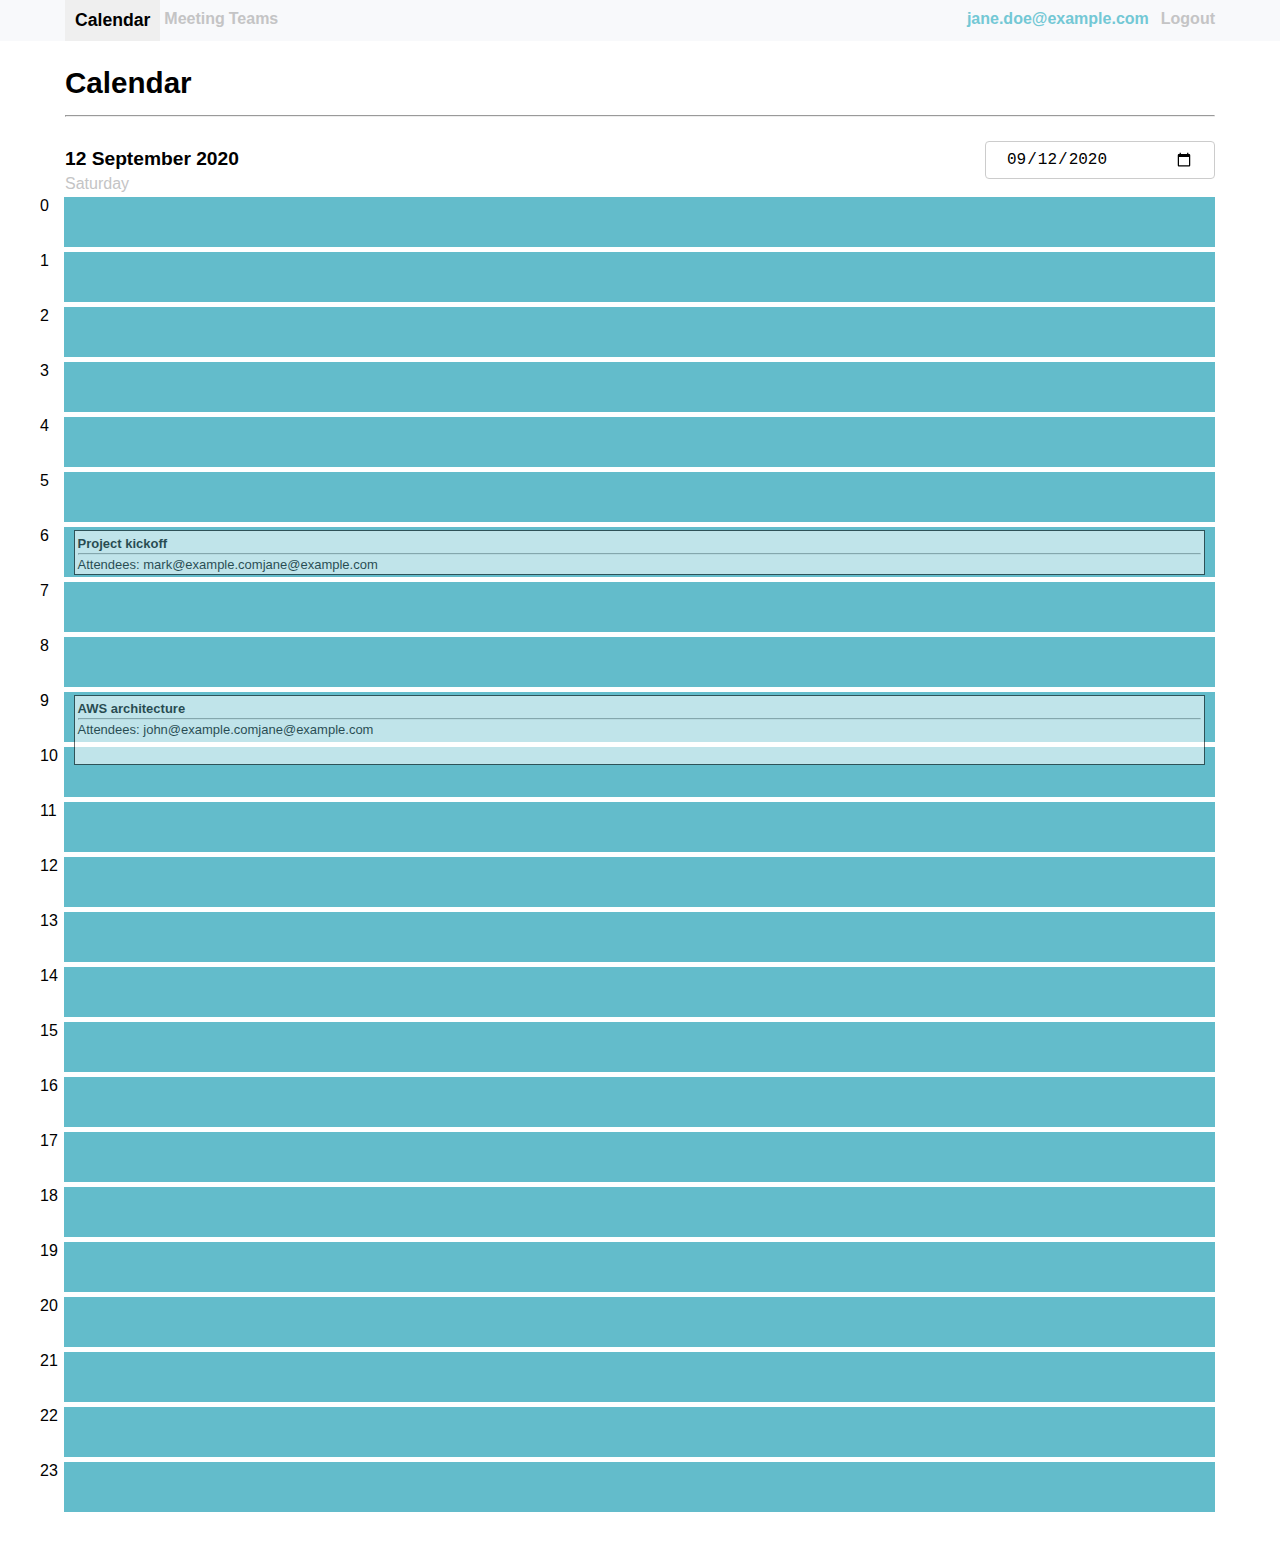
<file: calender.html>
<!DOCTYPE html>
<html lang="en">

<head>
    <meta charset="UTF-8">
    <meta name="viewport" content="width=device-width, initial-scale=1.0">
    <meta http-equiv="X-UA-Compatible" content="ie=edge">
    <title>TimeTable | Schedule Manager</title>
    <link rel="stylesheet" href="https://cdnjs.cloudflare.com/ajax/libs/font-awesome/4.7.0/css/font-awesome.min.css">
    <link rel="stylesheet" href="navnew.css">
    <link rel="stylesheet" href="calender.css">
</head>

<body>
  <div class="topnav" id="myTopnav">
    <a href="#" id="logo" style="font-weight: 400;">MyMeetings</a>
    <a id="calender" href="calender.html" style="margin-left: 65px;" class="active">Calendar</a>
    <a id="meetings" href="meetings.html">Meeting</a>
    <a id="teams" href="teams.html">Teams</a>
    <a href="#" style="float:right; margin-right: 65px;" id="logout">Logout</a>
    <a href="#" style="float:right; margin-right: 10px;" id="name-tag"><span style="color:#73C8D5">jane.doe@example.com</span></a>
    <a href="javascript:void(0);" class="icon" onclick="myFunction()">
      <i class="fa fa-bars"></i>
    </a>
  </div>


    <section class="body">
        <div id="dat-time-info">
            <div id="top-info">
                <h1 id="title-page">Calendar</H1>
                <hr class="heading-line"/>
            </div>
            <div id="date-info">
                <div id="date-display">
                    <span id="date-info-display">12 September 2020</span>
                    <span style="display:block;margin-bottom: 5px;"></span>
                    <span id="day-info-display">Saturday</span>
                </div>
                <input type="date" id="date-setter" value="2020-09-12" style="justify-content: flex-end" />
            </div>
        </div>
    </section>

<section class="body-1">
        <!------------------------------------------------------Start Calendar----------------------------------------------->
        <!-- The flexible grid (content) -->
<!-- The flexible grid (content) -->
<div class="row-1">
    <div class="side">
      <span>0</span>
    </div>
    <div class="main">
      <div class="planner" style="height:50px;"></div>
    </div>
  </div>
  
  
  <div class="row">
      <div class="side">
        <span>1</span>
      </div>
      <div class="main">
        <div class="planner" style="height:50px;"></div>
      </div>
    </div>
  
  
    <div class="row">
      <div class="side">
        <span>2</span>
      </div>
      <div class="main">
        <div class="planner" style="height:50px;"></div>
      </div>
    </div>
  
  
    <div class="row">
      <div class="side">
        <span>3</span>
      </div>
      <div class="main">
        <div class="planner" style="height:50px;"></div>
      </div>
    </div>
  
  
    <div class="row">
      <div class="side">
        <span>4</span>
      </div>
      <div class="main">
        <div class="planner" style="height:50px;"></div>
      </div>
    </div>
  
  
    <div class="row">
      <div class="side">
        <span>5</span>
      </div>
      <div class="main">
        <div class="planner" style="height:50px;"></div>
      </div>
    </div>
  
  
  
    <div class="row">
      <div class="side">
        <span>6</span>
      </div>
      <div class="main">
        <div class="planner" style="height:50px;">
          <div class="transbox">
            <span class="title">Project kickoff</span>
            <hr style="width: 100%; color: #ccc; margin-top: 1px; margin-bottom: 0%;" />
            <span class="attendees">Attendees: mark@example.comjane@example.com</span>
          </div>
        </div>
        
      </div>
    </div>
  
  
    <div class="row">
      <div class="side">
        <span>7</span>
      </div>
      <div class="main">
        <div class="planner" style="height:50px;"></div>
      </div>
    </div>
  
  
  
    <div class="row">
      <div class="side">
        <span>8</span>
      </div>
      <div class="main">
        <div class="planner" style="height:50px;"></div>
      </div>
    </div>
  
  
  
    <div class="row">
      <div class="side">
        <span>9</span>
      </div>
      <div class="main">
        <div class="planner" style="height:50px;">
          <div class="transbox-1">
            <span class="title">AWS architecture</span>
            <hr style="width: 100%; color: #ccc; margin-top: 1px; margin-bottom: 0%;" />
            <span class="attendees">Attendees: john@example.comjane@example.com</span>
          </div>
        </div>
      </div>
    </div>
  
  
  
  
    <div class="row">
      <div class="side">
        <span>10</span>
      </div>
      <div class="main">
        <div class="planner" style="height:50px;"></div>
      </div>
    </div>
  
  
  
  
    <div class="row">
      <div class="side">
        <span>11</span>
      </div>
      <div class="main">
        <div class="planner" style="height:50px;"></div>
      </div>
    </div>
  
  
  
    <div class="row">
      <div class="side">
        <span>12</span>
      </div>
      <div class="main">
        <div class="planner" style="height:50px;"></div>
      </div>
    </div>
  
  
  
    <div class="row">
      <div class="side">
        <span>13</span>
      </div>
      <div class="main">
        <div class="planner" style="height:50px;"></div>
      </div>
    </div>
  
  
  
    <div class="row">
      <div class="side">
        <span>14</span>
      </div>
      <div class="main">
        <div class="planner" style="height:50px;"></div>
      </div>
    </div>
  
  
  
    <div class="row">
      <div class="side">
        <span>15</span>
      </div>
      <div class="main">
        <div class="planner" style="height:50px;"></div>
      </div>
    </div>
  
  
    <div class="row">
      <div class="side">
        <span>16</span>
      </div>
      <div class="main">
        <div class="planner" style="height:50px;"></div>
      </div>
    </div>
  
  
  
    <div class="row">
      <div class="side">
        <span>17</span>
      </div>
      <div class="main">
        <div class="planner" style="height:50px;"></div>
      </div>
    </div>
  
  
  
    <div class="row">
      <div class="side">
        <span>18</span>
      </div>
      <div class="main">
        <div class="planner" style="height:50px;"></div>
      </div>
    </div>
  
  
  
    <div class="row">
      <div class="side">
        <span>19</span>
      </div>
      <div class="main">
        <div class="planner" style="height:50px;"></div>
      </div>
    </div>
  
  
  
    <div class="row">
      <div class="side">
        <span>20</span>
      </div>
      <div class="main">
        <div class="planner" style="height:50px;"></div>
      </div>
    </div>
  
  
  
  
    <div class="row">
      <div class="side">
        <span>21</span>
      </div>
      <div class="main">
        <div class="planner" style="height:50px;"></div>
      </div>
    </div>
  
  
    <div class="row">
      <div class="side">
        <span>22</span>
      </div>
      <div class="main">
        <div class="planner" style="height:50px;"></div>
      </div>
    </div>
  
  
    <div class="row">
      <div class="side">
        <span>23</span>
      </div>
      <div class="main">
        <div class="planner" style="height:50px;"></div>
      </div>
    </div>

    </section>


    <script>
      function myFunction() {
        var x = document.getElementById("myTopnav");
        if (x.className === "topnav") {
          x.className += " responsive";
        } else {
          x.className = "topnav";
        }
      }
      </script>
      
</body>

</html>
</file>
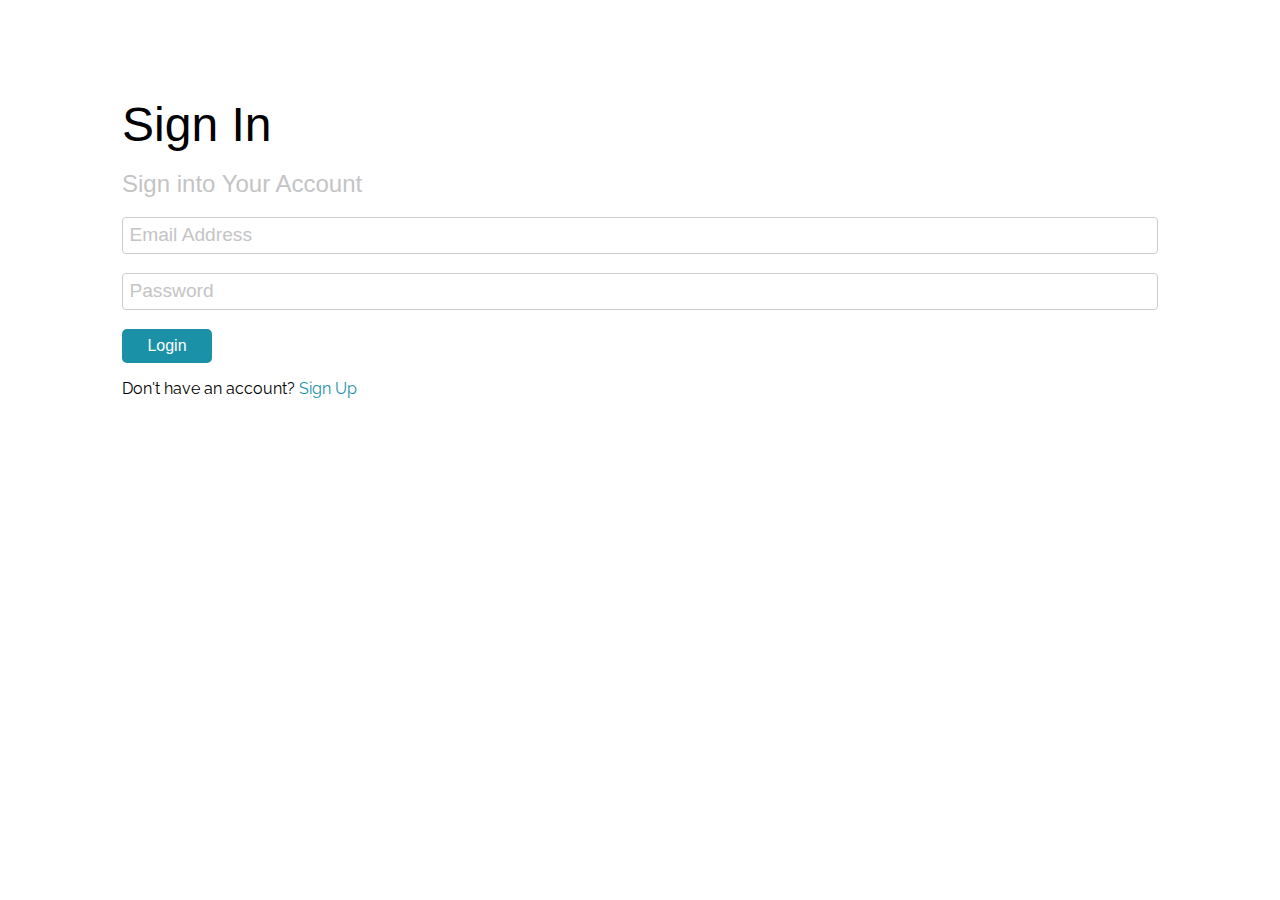
<file: login.html>
<!DOCTYPE html>
<html lang="en">

<head>
  <meta charset="UTF-8" />
  <meta name="viewport" content="width=device-width, initial-scale=1.0" />
  <meta http-equiv="X-UA-Compatible" content="ie=edge" />
  <link href="https://fonts.googleapis.com/css?family=Raleway" rel="stylesheet" />
  <link rel="stylesheet" href="https://use.fontawesome.com/releases/v5.8.1/css/all.css"
    integrity="sha384-50oBUHEmvpQ+1lW4y57PTFmhCaXp0ML5d60M1M7uH2+nqUivzIebhndOJK28anvf" crossorigin="anonymous" />
  <script src="https://ajax.googleapis.com/ajax/libs/jquery/3.5.1/jquery.min.js"></script>
  <link rel="stylesheet" href="style.css" />
  <title>MyMeetings</title>
</head>

<body>
  
  <section class="container">
    <!--<div class="alert alert-danger">
        Invalid credentials
      </div>-->
    <h1 class="large text-primary">Sign In</h1>
    <p class="lead"><i class="fas fa-user"></i> Sign into Your Account</p>
    <form class="form" action="dashboard.html">
      <div class="form-group">
        <input type="email" placeholder="Email Address" name="email" required />
      </div>
      <div class="form-group">
        <input type="password" placeholder="Password" name="password" />
      </div>
      <input type="submit" class="btn btn-primary" value="Login" />
    </form>
    <p class="my-1">
      Don't have an account? <a href="register.html">Sign Up</a>
    </p>
  </section>
</body>

</html>
</file>
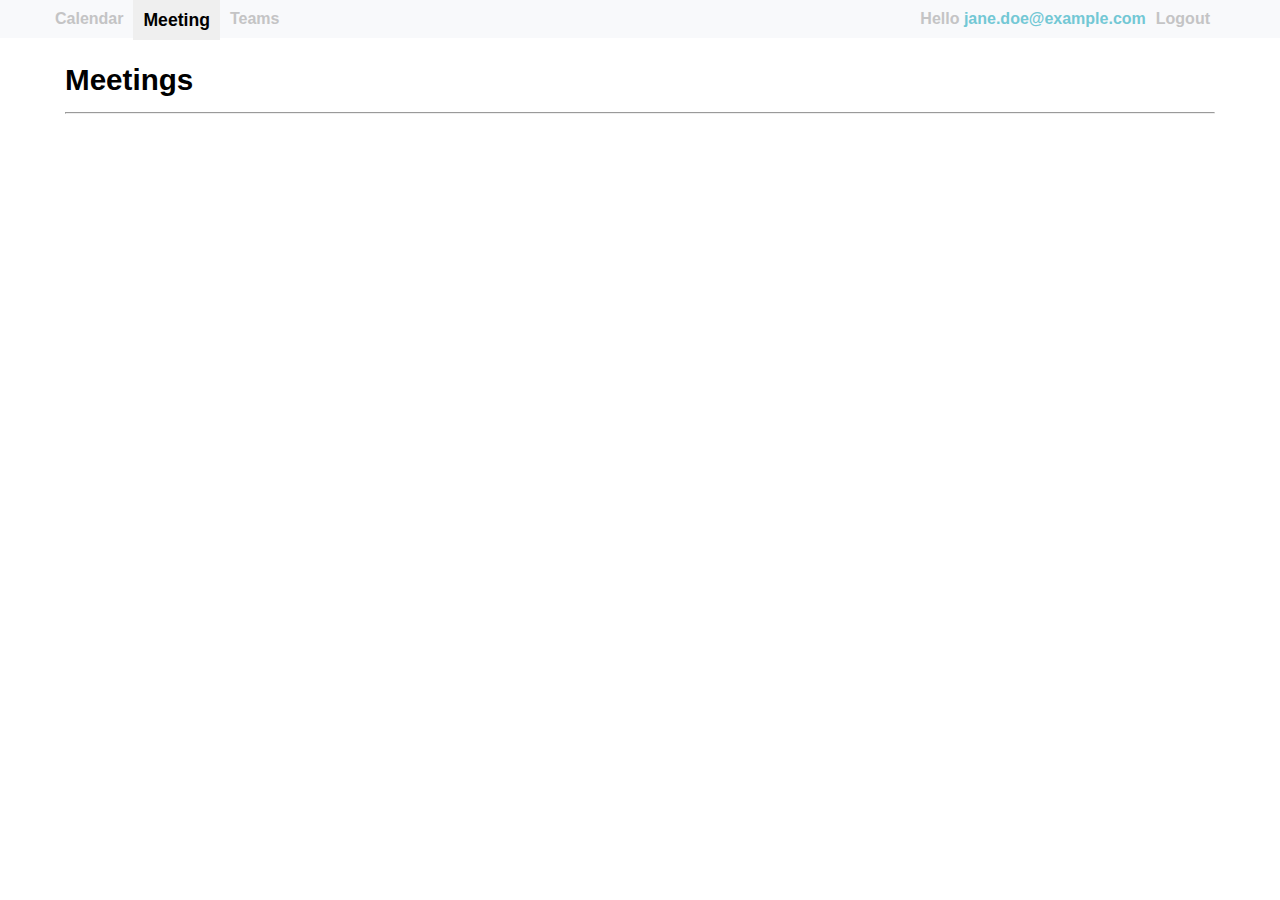
<file: meetings-add.html>
<!DOCTYPE html>
<html lang="en">

<head>
    <meta charset="UTF-8">
    <meta name="viewport" content="width=device-width, initial-scale=1.0">
    <meta http-equiv="X-UA-Compatible" content="ie=edge">
    <title>Document</title>
    <link rel="stylesheet" href="common.css">
    <link rel="stylesheet" href="meetings-add.css">
</head>

<body>
    <header>
        <div id="nav">
            <ul id="top-left">
                <li class="item">
                    <a id="calender" href="calender.html">Calendar</a>
                </li>
                <li class="item">
                    <a id="meetings" class="active" href="meetings.html">Meeting</a>
                </li>
                <li class="item">
                    <a id="teams" href="teams.html">Teams</a>
                </li>
            </ul>
            <ul id="top-right">
                <li id="logout">
                    <a href="#">Logout</a>
                </li>
                <li id="name-tag">Hello
                    <span style="color:#73C8D5">jane.doe@example.com</span>
                </li>
            </ul>
        </div>
    </header>
    <section class="body">
        <div id="dat-time-info">
            <div id="top-info">
                <div id="title-page">Meetings</div>
                <hr/>
            </div>
            
    </section>
</body>

</html>
</file>
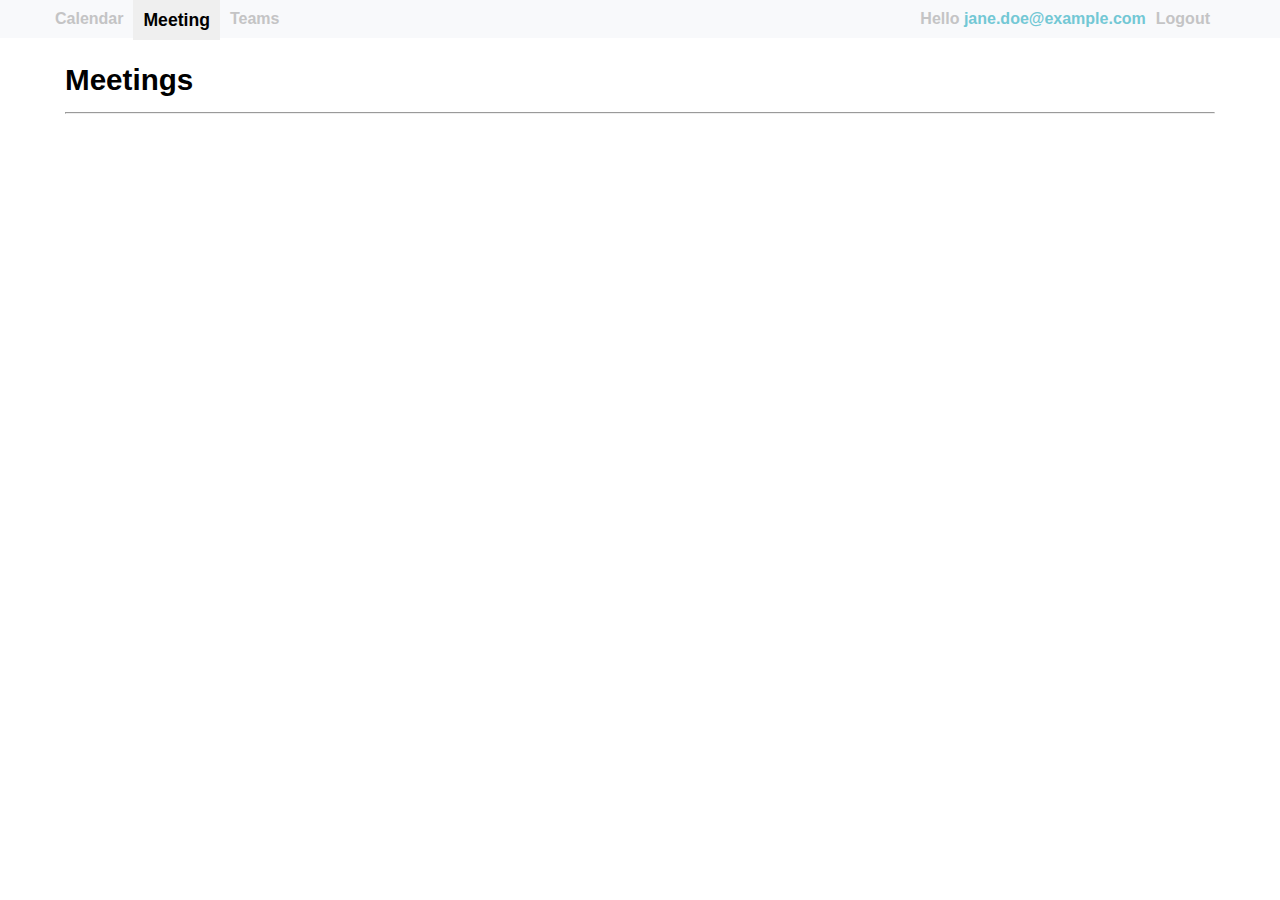
<file: meetings-filter.html>
<!DOCTYPE html>
<html lang="en">

<head>
    <meta charset="UTF-8">
    <meta name="viewport" content="width=device-width, initial-scale=1.0">
    <meta http-equiv="X-UA-Compatible" content="ie=edge">
    <title>Document</title>
    <link rel="stylesheet" href="common.css">
    <link rel="stylesheet" href="meetings-filter.css">
</head>

<body>
    <header>
        <div id="nav">
            <ul id="top-left">
                <li class="item">
                    <a id="calender" href="calender.html">Calendar</a>
                </li>
                <li class="item">
                    <a id="meetings" class="active" href="meetings.html">Meeting</a>
                </li>
                <li class="item">
                    <a id="teams" href="teams.html">Teams</a>
                </li>
            </ul>
            <ul id="top-right">
                <li id="logout">
                    <a href="#">Logout</a>
                </li>
                <li id="name-tag">Hello
                    <span style="color:#73C8D5">jane.doe@example.com</span>
                </li>
            </ul>
        </div>
    </header>
    <section class="body">
        <div id="dat-time-info">
            <div id="top-info">
                <div id="title-page">Meetings</div>
                <hr/>
            </div>
        </div>
    </section>
</body>

</html>
</file>
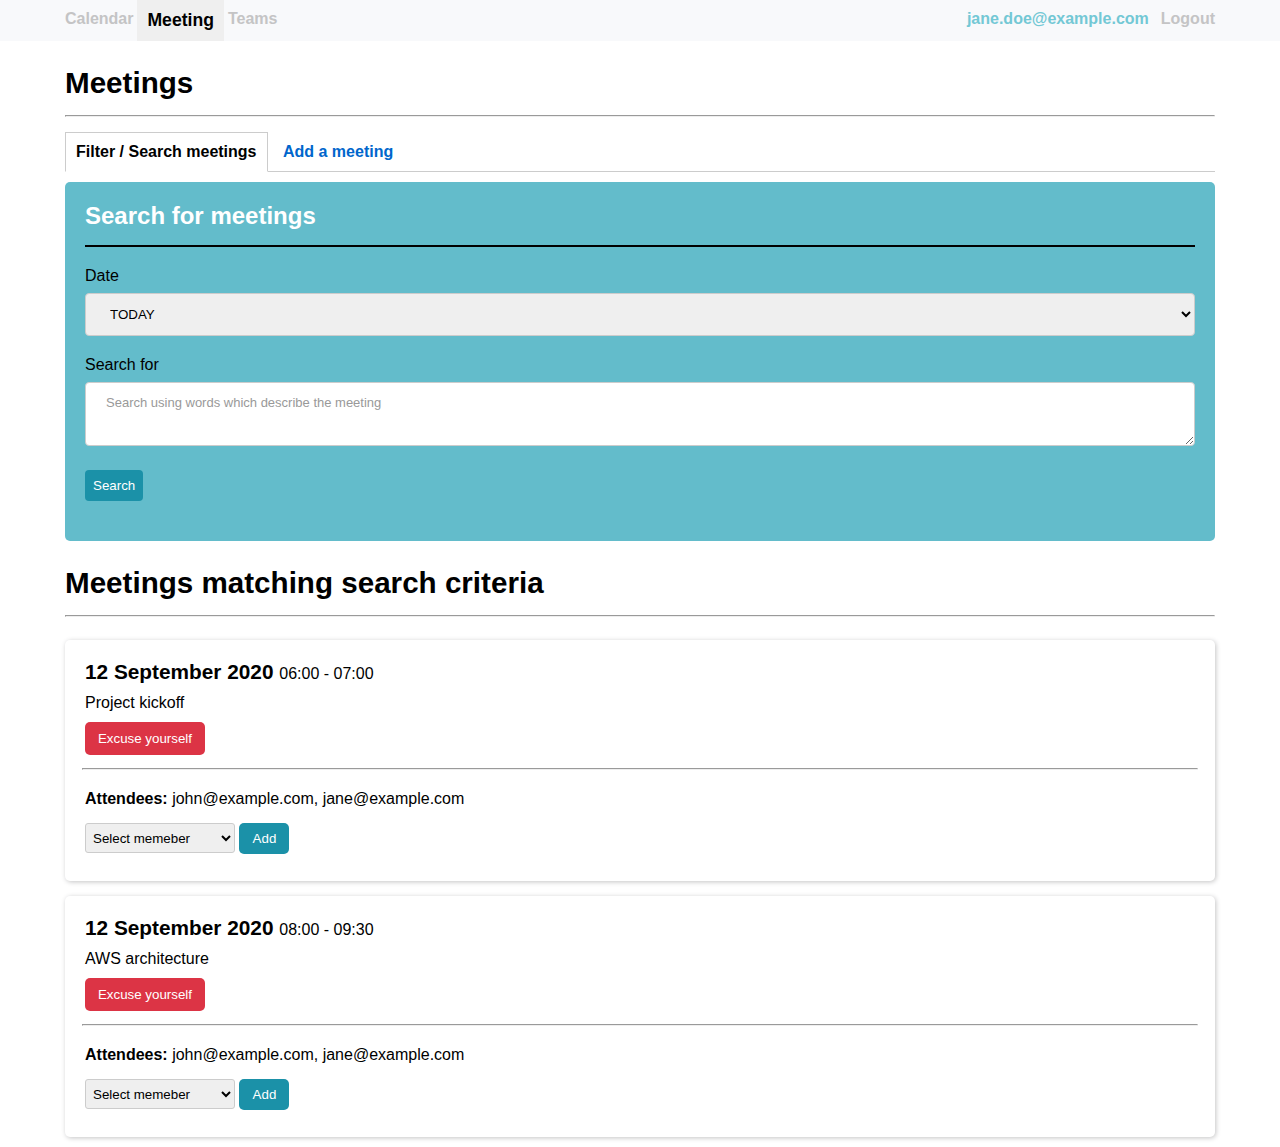
<file: meetings.html>
<!DOCTYPE html>
<html lang="en">

<head>
    <meta charset="UTF-8">
    <meta name="viewport" content="width=device-width, initial-scale=1.0">
    <meta http-equiv="X-UA-Compatible" content="ie=edge">
    <title>Document</title>
    <link rel="stylesheet" href="https://cdnjs.cloudflare.com/ajax/libs/font-awesome/4.7.0/css/font-awesome.min.css">
    <link rel="stylesheet" href="navnew.css">
    <link rel="stylesheet" href="meetings.css">
</head>

<body>
    <div class="topnav" id="myTopnav">
        <a href="#" id="logo" style="font-weight: 400;">MyMeetings</a>
        <a id="calender" href="calender.html" style="margin-left: 65px;">Calendar</a>
        <a id="meetings" href="meetings.html" class="active">Meeting</a>
        <a id="teams" href="teams.html">Teams</a>
        <a href="#" style="float:right; margin-right: 65px;" id="logout">Logout</a>
        <a href="#" style="float:right; margin-right: 10px;" id="name-tag"><span style="color:#73C8D5">jane.doe@example.com</span></a>
        <a href="javascript:void(0);" class="icon" onclick="myFunction()">
          <i class="fa fa-bars"></i>
        </a>
      </div>
      
    <section class="body">
        <div id="top-info">
            <h1 class="title-page">Meetings</h1>
            <hr style="width: 100%;"/>
        </div>
        
        <!--Start Tabs Area-->
        <div class="tabset">
            <!-- Tab 1 -->
            <input type="radio" name="tabset" id="tab1" checked>
            <label for="tab1">Filter / Search meetings</label>
            <!-- Tab 2 -->
            <input type="radio" name="tabset" id="tab2">
            <label for="tab2">Add a meeting</label>
            <!--End Tab Area-->


            <div class="tab-panels">
                <!---Start Filter / Search meetings Tab-->
                <section id="filter" class="tab-panel">

                    <!--Form Box-->
                    <div class="forms">
                        <form action="/action_page.php">
                            <span style="font-weight: bolder; font-size: 1.5rem;">Search for meetings</span>
                            <hr style="border: 1px solid #000; margin-top: 15px; margin-bottom: 20px; width: 100%;"/>
                            <label for="date_1">Date</label>
                            <select id="date_1" class="date-dropdown" name="date">
                                <option>ALL</option>
                                <option>PAST</option>
                                <option selected="selected">TODAY</option>
                                <option>UPCOMING</option>
                            </select>

                            <label for="desc-1">Search for</label>
                            <br>
                            <textarea class="desc" id="desc-1" name="description" placeholder="Search using words which describe the meeting" rows="4"></textarea>
                            <br>

                            <input type="submit" value="Search" style="margin-top: 0px;">
                        </form>
                    </div>

                    <!--Meetings matching search criteria-->
                    <div id="dat-time-info">
                        <div>
                            <div class="title-page">Meetings matching search criteria</div>
                            <hr style="width: 100%;"/>
                        </div>
                    </div>

                    <!--Card 1-->
                    <div class="card">
                        <div>
                            <ul class="card-top-details">
                                <li class="team-name">
                                    12 September 2020
                                    <span class="team-description" style="color:#000; font-size: medium;">06:00 - 07:00</span>
                                </li>
                                <li class="team-description">
                                    <span style="color:#000;">Project kickoff</span>
                                </li>
                                <li>
                                    <button class="execute-button">Excuse yourself</button>
                                </li>
                            </ul>
                        </div>
                        <hr/>
                        <div>
                            <ul class="card-bottom-details">
                                <li class="team-members">
                                    <span style="color:#000; font-weight: bold">Attendees:</span> john@example.com, jane@example.com
                                </li>
                                <li class="team-id-addition">
                                    <select class="attendees-dropdown" name="Select memeber" style="width: 150px;height:30px;border-radius: 3px;padding-left: 3px;">
                                        <option value="" selected disabled hidden>Select memeber</option>
                                        <option value="john@example.com">john@example.com</option>
                                        <option value="jane@example.com">jane@example.com</option>
                                        <option value="jane@example.com">mark@example.com</option>
                                    </select>
                                    <button class="add-button">Add</button>
                                </li>
                            </ul>
                        </div>
                    </div>

                    <!--Card 2-->
                    <div class="card">
                        <div>
                            <ul class="card-top-details">
                                <li class="team-name">
                                    12 September 2020
                                    <span class="team-description" style="color:#000; font-size: medium;">08:00 - 09:30</span>
                                </li>
                                <li class="team-description">
                                    <span style="color:#000;">AWS architecture</span>
                                </li>
                                <li>
                                    <button class="execute-button">Excuse yourself</button>
                                </li>
                            </ul>
                        </div>
                        <hr/>
                        <div>
                            <ul class="card-bottom-details">
                                <li class="team-members">
                                    <span style="color:#000; font-weight: bold">Attendees:</span> john@example.com, jane@example.com
                                </li>
                                <li class="team-id-addition">
                                    <select class="attendees-dropdown" style="width: 150px;height:30px;border-radius: 3px;padding-left: 3px;">
                                        <option value="" selected disabled hidden>Select memeber</option>
                                        <option value="john@example.com">john@example.com</option>
                                        <option value="jane@example.com">jane@example.com</option>
                                        <option value="jane@example.com">mark@example.com</option>
                                    </select>
                                    <button class="add-button">Add</button>
                                </li>
                            </ul>
                        </div>
                    </div>

                </section>

                <!--End Filter / Search meetings Tab-->
                <!---Start Add a meeting Tab-->
                <section id="add" class="tab-panel">

                    <!--Form Box-->
                    <div class="forms">
                        <form action="/action_page.php">
                            <span class="box-heading">Add a new meeting</span>
                            <hr style="border: 1px solid #000; margin-top: 15px; margin-bottom: 20px; width: 100%; />
                            <label for="date">Date</label>
                            <input type="date" id="date" name="date">
                            <label>Start time (hh:mm)</label>
                            <br>
                            <select name="starthours" id="sthours">
                                <option value="" selected disabled>--</option>
                                <option value="00">00</option>
                                <option value="01">01</option>
                                <option value="02">02</option>
                                <option value="03">03</option>
                                <option value="04">04</option>
                                <option value="05">05</option>
                                <option value="06">06</option>
                                <option value="07">07</option>
                                <option value="08">08</option>
                                <option value="09">09</option>
                                <option value="10">10</option>
                                <option value="11">11</option>
                                <option value="12">12</option>
                                <option value="13">13</option>
                                <option value="14">14</option>
                                <option value="15">15</option>
                                <option value="16">16</option>
                                <option value="17">17</option>
                                <option value="18">18</option>
                                <option value="19">19</option>
                                <option value="20">20</option>
                                <option value="21">21</option>
                                <option value="22">22</option>
                                <option value="23">23</option>
                                <option value="24">24</option>
                            </select>
                            :
                            <select name="startminutes" id="stmins">
                                <option value="" selected disabled>--</option>
                                <option value="00">00</option>
                                <option value="01">01</option>
                                <option value="02">02</option>
                                <option value="03">03</option>
                                <option value="04">04</option>
                                <option value="05">05</option>
                                <option value="06">06</option>
                                <option value="07">07</option>
                                <option value="08">08</option>
                                <option value="09">09</option>
                                <option value="10">10</option>
                                <option value="11">11</option>
                                <option value="12">12</option>
                                <option value="13">13</option>
                                <option value="14">14</option>
                                <option value="15">15</option>
                                <option value="16">16</option>
                                <option value="17">17</option>
                                <option value="18">18</option>
                                <option value="19">19</option>
                                <option value="20">20</option>
                                <option value="21">21</option>
                                <option value="22">22</option>
                                <option value="23">23</option>
                                <option value="24">24</option>
                                <option value="25">25</option>
                                <option value="26">26</option>
                                <option value="27">27</option>
                                <option value="28">28</option>
                                <option value="29">29</option>
                                <option value="30">30</option>
                                <option value="31">31</option>
                                <option value="32">32</option>
                                <option value="33">33</option>
                                <option value="34">34</option>
                                <option value="35">35</option>
                                <option value="36">36</option>
                                <option value="37">37</option>
                                <option value="38">38</option>
                                <option value="39">39</option>
                                <option value="40">40</option>
                                <option value="41">41</option>
                                <option value="42">42</option>
                                <option value="43">43</option>
                                <option value="44">44</option>
                                <option value="45">45</option>
                                <option value="46">46</option>
                                <option value="47">47</option>
                                <option value="48">48</option>
                                <option value="49">49</option>
                                <option value="50">50</option>
                                <option value="51">51</option>
                                <option value="52">52</option>
                                <option value="53">53</option>
                                <option value="54">54</option>
                                <option value="55">55</option>
                                <option value="56">56</option>
                                <option value="57">57</option>
                                <option value="58">58</option>
                                <option value="59">59</option>
                            </select>
                            <br>

                            <label>End time (hh:mm)</label>
                            <br>
                            <select name="endthours" id="ehours">
                                <option value="" selected disabled>--</option>
                                <option value="00">00</option>
                                <option value="01">01</option>
                                <option value="02">02</option>
                                <option value="03">03</option>
                                <option value="04">04</option>
                                <option value="05">05</option>
                                <option value="06">06</option>
                                <option value="07">07</option>
                                <option value="08">08</option>
                                <option value="09">09</option>
                                <option value="10">10</option>
                                <option value="11">11</option>
                                <option value="12">12</option>
                                <option value="13">13</option>
                                <option value="14">14</option>
                                <option value="15">15</option>
                                <option value="16">16</option>
                                <option value="17">17</option>
                                <option value="18">18</option>
                                <option value="19">19</option>
                                <option value="20">20</option>
                                <option value="21">21</option>
                                <option value="22">22</option>
                                <option value="23">23</option>
                                <option value="24">24</option>
                            </select>
                            :
                            <select name="eminutes" id="emins">
                                <option value="" selected disabled>--</option>
                                <option value="00">00</option>
                                <option value="01">01</option>
                                <option value="02">02</option>
                                <option value="03">03</option>
                                <option value="04">04</option>
                                <option value="05">05</option>
                                <option value="06">06</option>
                                <option value="07">07</option>
                                <option value="08">08</option>
                                <option value="09">09</option>
                                <option value="10">10</option>
                                <option value="11">11</option>
                                <option value="12">12</option>
                                <option value="13">13</option>
                                <option value="14">14</option>
                                <option value="15">15</option>
                                <option value="16">16</option>
                                <option value="17">17</option>
                                <option value="18">18</option>
                                <option value="19">19</option>
                                <option value="20">20</option>
                                <option value="21">21</option>
                                <option value="22">22</option>
                                <option value="23">23</option>
                                <option value="24">24</option>
                                <option value="25">25</option>
                                <option value="26">26</option>
                                <option value="27">27</option>
                                <option value="28">28</option>
                                <option value="29">29</option>
                                <option value="30">30</option>
                                <option value="31">31</option>
                                <option value="32">32</option>
                                <option value="33">33</option>
                                <option value="34">34</option>
                                <option value="35">35</option>
                                <option value="36">36</option>
                                <option value="37">37</option>
                                <option value="38">38</option>
                                <option value="39">39</option>
                                <option value="40">40</option>
                                <option value="41">41</option>
                                <option value="42">42</option>
                                <option value="43">43</option>
                                <option value="44">44</option>
                                <option value="45">45</option>
                                <option value="46">46</option>
                                <option value="47">47</option>
                                <option value="48">48</option>
                                <option value="49">49</option>
                                <option value="50">50</option>
                                <option value="51">51</option>
                                <option value="52">52</option>
                                <option value="53">53</option>
                                <option value="54">54</option>
                                <option value="55">55</option>
                                <option value="56">56</option>
                                <option value="57">57</option>
                                <option value="58">58</option>
                                <option value="59">59</option>
                            </select>
                            <br>

                            <label for="desc-2">Description</label>
                            <br>
                            <textarea class="desc" id="desc-2" name="description" placeholder="What is agenda of the meeting?" rows="4"></textarea>
                            <br>

                            <label for="email">EmailIDs of attendees, or team's short</label>
                            <input type="text" id="email" name="email" placeholder="john@example.com, @annual-day, mark@example.com">
                            <span class="smalltext" style="font-size: 0.8rem;">Separate emailids / team short names by commas - team short names always begin with @ </span>

                            <input type="submit" value="Add a meeting" style="width: 110px;">
                        </form>
                    </div>
                </section>

                <!---End Add a meeting Tab-->



            </div>

        </div>

    </section>



    <script>
        function myFunction() {
          var x = document.getElementById("myTopnav");
          if (x.className === "topnav") {
            x.className += " responsive";
          } else {
            x.className = "topnav";
          }
        }
        </script>
</body>

</html>
</file>
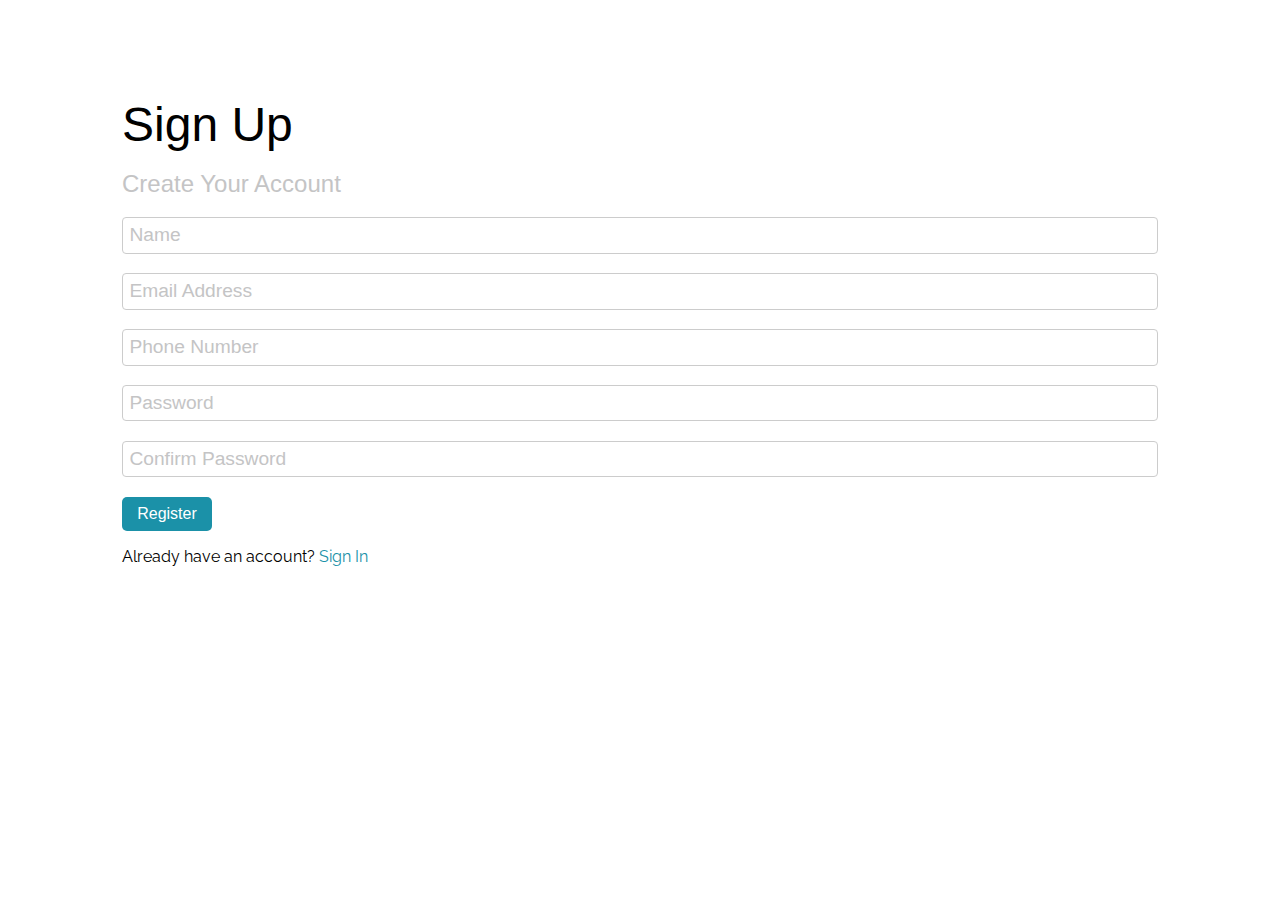
<file: register.html>
<!DOCTYPE html>
<html lang="en">

<head>
  <meta charset="UTF-8" />
  <meta name="viewport" content="width=device-width, initial-scale=1.0" />
  <meta http-equiv="X-UA-Compatible" content="ie=edge" />
  <link href="https://fonts.googleapis.com/css?family=Raleway" rel="stylesheet" />
  <link rel="stylesheet" href="https://use.fontawesome.com/releases/v5.8.1/css/all.css"
    integrity="sha384-50oBUHEmvpQ+1lW4y57PTFmhCaXp0ML5d60M1M7uH2+nqUivzIebhndOJK28anvf" crossorigin="anonymous" />

  <link rel="stylesheet" href="style.css" />
  <title>MyMeetings</title>
  <script src="https://ajax.googleapis.com/ajax/libs/jquery/3.5.1/jquery.min.js"></script>

</head>

<body>
  
  <section class="container">
    <h1 class="large text-primary">Sign Up</h1>
    <p class="lead"><i class="fas fa-user"></i> Create Your Account</p>
    <form class="form" action="create-profile.html">
      <div class="form-group">
        <input type="text" placeholder="Name" name="name" required />
      </div>
      <div class="form-group">
        <input type="email" placeholder="Email Address" name="email" />
      </div>
      <div class="form-group">
        <input type="text" placeholder="Phone Number" name="number" id="phno" required />
      </div>
      <div class="form-group">
        <input type="password" placeholder="Password" name="password" minLength="6" />
      </div>
      <div class="form-group">
        <input type="password" placeholder="Confirm Password" name="password2" minLength="6" />
      </div>
      <input type="submit" class="btn btn-primary" value="Register" />
    </form>
    <p class="my-1">
      Already have an account? <a href="login.html">Sign In</a>
    </p>
  </section>
</body>

</html>
</file>
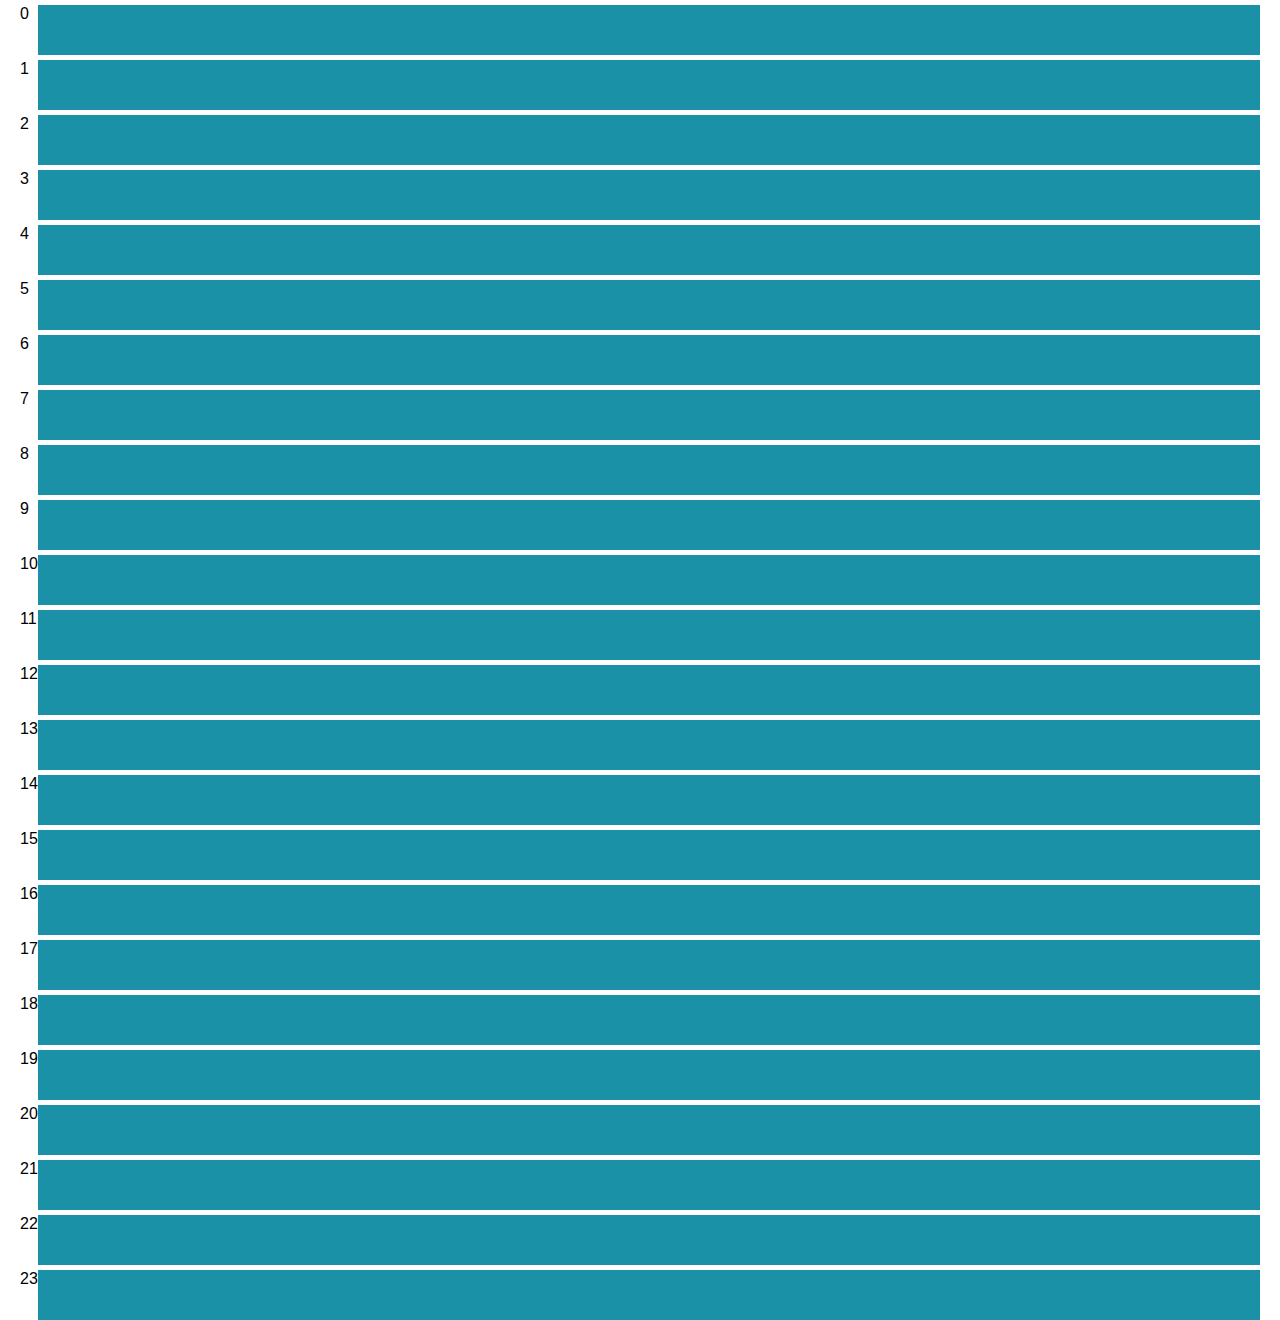
<file: css/planner.html>
<!DOCTYPE html>
<html>
<head>
<title>Page Title</title>
<meta charset="UTF-8">
<meta name="viewport" content="width=device-width, initial-scale=1">
<style>
* {
  box-sizing: border-box;
}

/* Style the body */
body {
  font-family: Arial;
  margin: 0;
}

/* Header/logo Title */
.header {
  padding: 60px;
  text-align: center;
  background: #1abc9c;
  color: white;
}

/* Style the top navigation bar */
.navbar {
  display: flex;
  background-color: #333;
}

/* Style the navigation bar links */
.navbar a {
  color: white;
  padding: 14px 20px;
  text-decoration: none;
  text-align: center;
}

/* Change color on hover */
.navbar a:hover {
  background-color: #ddd;
  color: black;
}

/* Column container */
.row {  
  display: flex;
  flex-wrap: wrap;
}

/* Create two unequal columns that sits next to each other */
/* Sidebar/left column */
.side {
  flex: 3%;
  padding: 20px;
  padding-right: 0px;
  padding-bottom: 0px;
  padding-top: 5px;
}

/* Main column */
.main {
  flex: 97%;
  background-color: white;
  padding: 20px;
  padding-left: 0%;
  padding-bottom: 0px;
  padding-top: 5px;
}

/* Sidebar/left column */
.side-1 {
  flex: 3%;
  padding-left: 20px;
  padding-right: 0%;
  padding-top: 0px;
}

/* Main column */
.main-1 {
  flex: 97%;
  background-color: white;
  padding: 20px;
  padding-left: 0%;
  padding-top: 0px;
}

/* Fake image, just for this example */
.fakeimg {
  background-color: #1b91a8;
  width: 100%;
  padding: 20px;
}

/* Footer */
.footer {
  padding: 20px;
  text-align: center;
  background: #ddd;
}

/* Responsive layout - when the screen is less than 700px wide, make the two columns stack on top of each other instead of next to each other */
@media screen and (max-width: 700px) {
  .row, .navbar {   
    flex-direction: column;
  }
}
</style>
</head>
<body>

<!-- The flexible grid (content) -->
<div class="row">
  <div class="side">
    <span>0</span>
  </div>
  <div class="main">
    <div class="fakeimg" style="height:50px;"></div>
  </div>
</div>


<div class="row">
    <div class="side">
      <span>1</span>
    </div>
    <div class="main">
      <div class="fakeimg" style="height:50px;"></div>
    </div>
  </div>


  <div class="row">
    <div class="side">
      <span>2</span>
    </div>
    <div class="main">
      <div class="fakeimg" style="height:50px;"></div>
    </div>
  </div>


  <div class="row">
    <div class="side">
      <span>3</span>
    </div>
    <div class="main">
      <div class="fakeimg" style="height:50px;"></div>
    </div>
  </div>


  <div class="row">
    <div class="side">
      <span>4</span>
    </div>
    <div class="main">
      <div class="fakeimg" style="height:50px;"></div>
    </div>
  </div>


  <div class="row">
    <div class="side">
      <span>5</span>
    </div>
    <div class="main">
      <div class="fakeimg" style="height:50px;"></div>
    </div>
  </div>



  <div class="row">
    <div class="side">
      <span>6</span>
    </div>
    <div class="main">
      <div class="fakeimg" style="height:50px;"></div>
    </div>
  </div>


  <div class="row">
    <div class="side">
      <span>7</span>
    </div>
    <div class="main">
      <div class="fakeimg" style="height:50px;"></div>
    </div>
  </div>



  <div class="row">
    <div class="side">
      <span>8</span>
    </div>
    <div class="main">
      <div class="fakeimg" style="height:50px;"></div>
    </div>
  </div>



  <div class="row">
    <div class="side">
      <span>9</span>
    </div>
    <div class="main">
      <div class="fakeimg" style="height:50px;"></div>
    </div>
  </div>




  <div class="row">
    <div class="side">
      <span>10</span>
    </div>
    <div class="main">
      <div class="fakeimg" style="height:50px;"></div>
    </div>
  </div>




  <div class="row">
    <div class="side">
      <span>11</span>
    </div>
    <div class="main">
      <div class="fakeimg" style="height:50px;"></div>
    </div>
  </div>



  <div class="row">
    <div class="side">
      <span>12</span>
    </div>
    <div class="main">
      <div class="fakeimg" style="height:50px;"></div>
    </div>
  </div>



  <div class="row">
    <div class="side">
      <span>13</span>
    </div>
    <div class="main">
      <div class="fakeimg" style="height:50px;"></div>
    </div>
  </div>



  <div class="row">
    <div class="side">
      <span>14</span>
    </div>
    <div class="main">
      <div class="fakeimg" style="height:50px;"></div>
    </div>
  </div>



  <div class="row">
    <div class="side">
      <span>15</span>
    </div>
    <div class="main">
      <div class="fakeimg" style="height:50px;"></div>
    </div>
  </div>


  <div class="row">
    <div class="side">
      <span>16</span>
    </div>
    <div class="main">
      <div class="fakeimg" style="height:50px;"></div>
    </div>
  </div>



  <div class="row">
    <div class="side">
      <span>17</span>
    </div>
    <div class="main">
      <div class="fakeimg" style="height:50px;"></div>
    </div>
  </div>



  <div class="row">
    <div class="side">
      <span>18</span>
    </div>
    <div class="main">
      <div class="fakeimg" style="height:50px;"></div>
    </div>
  </div>



  <div class="row">
    <div class="side">
      <span>19</span>
    </div>
    <div class="main">
      <div class="fakeimg" style="height:50px;"></div>
    </div>
  </div>



  <div class="row">
    <div class="side">
      <span>20</span>
    </div>
    <div class="main">
      <div class="fakeimg" style="height:50px;"></div>
    </div>
  </div>




  <div class="row">
    <div class="side">
      <span>21</span>
    </div>
    <div class="main">
      <div class="fakeimg" style="height:50px;"></div>
    </div>
  </div>


  <div class="row">
    <div class="side">
      <span>22</span>
    </div>
    <div class="main">
      <div class="fakeimg" style="height:50px;"></div>
    </div>
  </div>


  <div class="row">
    <div class="side">
      <span>23</span>
    </div>
    <div class="main">
      <div class="fakeimg" style="height:50px;"></div>
    </div>
  </div>

</body>
</html>
</file>
<file: navnew.css>
html {
    font-size: 16px;
    box-sizing: border-box;
}

body {
    margin: 0px;
    padding: 0px;
    font-family: Arial, Helvetica, sans-serif;
}

*,
*::before,
*::after {
    box-sizing: border-box;
}

.topnav {
    overflow: hidden;
    background-color: #F8F9FB;
    margin: 0%;
    padding: 0%;
}

.topnav a {
    float: left;
    display: block;
    padding-top: 10px;
    padding-left: 0px;
    margin: 0px 2px;
    font-size: 1em;
    position: relative;
    text-decoration: none;
    color: #C4C4C5;
    font-weight: bolder;
}

.topnav a.active {
    background-color: #EFEFEF;
    color: #000;
    font-size: 1.1em;
    padding: 10px;
    font-weight: bolder;
}

#calendar {
    margin-left: 65px;
}

.topnav .icon,
#logo {
    display: none;
}

.topnav .icon {
    color: #C4C4C5;
    margin-right: 20px;
    background-color: #F8F9FB;
    margin-top: 2px;
    margin-bottom: 0px;
    padding-left: 10px;
    padding-right: 10px;
    padding-bottom: 6px;
    border-style: solid;
    border-radius: 2px;
    border-width: 1px;
    border-color: #ccc;
}

@media screen and (max-width: 600px) {
    .topnav a:not(:first-child) {
        display: none;
    }

    .topnav a.icon {
        float: right;
        display: block;
    }
}

@media screen and (max-width: 600px) {
    .topnav.responsive {
        position: relative;
        margin: 0px;
    }

    .topnav.responsive .icon {
        position: absolute;
        right: 0;
        top: 0;
        margin-right: 20px;
    }

    .topnav.responsive a {
        float: none;
        display: block;
        text-align: center;
        margin-left: 0px;
    }

    #logo {
        display: block;
        color: black;
        margin-left: 10px;
        margin-bottom: 10px;
    }

    #calendar {
        margin-left: 0px;
    }

    #logout,
    #name-tag {
        text-align: left;
        float: none;
        margin: 0px;
    }
}
</file>
<file: calender.css>
* {
    box-sizing: border-box;
}

#title-page {
    font-weight: bolder;
    font-size: 1.85em;
    margin-top: 25px;
    margin-bottom: 15px;
}

#date-info {
    display: inline;
}

#date-display {
    float: left;
    margin-top: 15px;
}

#date-info-display {
    font-weight: bolder;
    font-size: 1.2em;
}

#day-info-display {
    color: #C4C4C5;
    font-weight: 500;
}

#date-setter {
    float: right;
    margin-right: 0px;
    margin-top: 15px;
    font-size: 1rem;
    width: 20%;
    padding: 8px 20px;
    margin: 8px 0;
    border: 1px solid #ccc;
    border-radius: 4px;
    box-sizing: border-box;
}

.body {
    margin-left: 65px;
    margin-right: 65px;
}

.dates-rect {
    display: flex;
    flex-wrap: wrap;
}



.body-1 {
    margin-top: 75px;
    margin-left: 40px;
    margin-right: 65px;
    margin-bottom: 50px;
}


.row {
    display: flex;
    flex-wrap: wrap;
}

.side {
    flex: 2%;
    padding-right: 0px;
    padding-bottom: 0px;
    padding-top: 5px;
}

.main {
    flex: 98%;
    background-color: white;
    padding-left: 0%;
    padding-bottom: 0px;
    padding-top: 5px;
}

.row-1 {
    display: flex;
    flex-wrap: wrap;
}

.side-1 {
    flex: 2%;
    padding-bottom: 0px;
    padding-right: 0px;
    padding-top: 100px;
}


.main-1 {
    flex: 98%;
    background-color: white;
    padding-left: 0%;
    padding-bottom: 0px;
    padding-top: 100px;
}

.planner {
    background-color: #63bccb;
    width: 100%;
    padding-top: 3px;
    padding-bottom: 3px;
    padding-left: 10px;
    padding-right: 10px;
}




div.transbox {
    position: relative;
    margin: 0px;
    background-color: #ffffff;
    border: 1px solid #0c0c0c;
    opacity: 0.6;
    height: 45px;
    padding: 3px;
}

div.transbox-1 {
    position: relative;
    margin: 0px;
    background-color: #ffffff;
    border: 1px solid #0c0c0c;
    opacity: 0.6;
    height: 70px;
    padding: 3px;
}

.title {
    position: relative;
    font-size: small;
    font-weight: 900;
    color: #000000;
    padding: 0%;
    margin: 0%;
}

.attendees {
    flex-wrap: wrap;
    position: relative;
    font-size: small;
    font-weight: medium;
    color: #000000;
    padding: 0%;
    margin: 0%;
}

@media screen and (max-width: 700px) {

    .main,
    .main-1,
    #nav {
        flex-direction: column;
        padding: 2px;
    }

    .row-1 {
        margin-top: 120px;
    }

    .side {

        margin-left: -30px;
    }

    div.transbox-1,
    .title,
    .attendees {
        flex-direction: column;
        height: 65px;
        font-size: 80%;
    }

    div.transbox {
        flex-direction: column;
        font-size: 80%;
    }
}

@media screen and (max-width: 1000px) {

    .main,
    .main-1 {
        flex-direction: column;
        padding: 2px;
    }

    .heading-line {
        flex-direction: column;
        margin-right: -30px;
        margin-left: -10px;
    }

    #date-info,
    #date-display,
    #date-info-display,
    #day-info-display {
        margin-left: -5px;
    }

    #date-setter {
        margin-right: -30px;
    }

    #title-page {
        margin-left: -10px;
    }

    .row-1 {
        margin-top: 120px;
    }

    .row-1,
    .row {
        margin-left: 20px;
        margin-right: -30px;
    }

    .side {

        margin-left: -30px;
    }

    div.transbox-1,
    .title,
    .attendees {
        flex-direction: column;
        height: 65px;
        font-size: 80%;
    }

    div.transbox {
        flex-direction: column;
        font-size: 80%;
    }
}
</file>
<file: style.css>
/* Global Styles */
:root {
    --primary-color: #1b91a8;
    --dark-color: #000;
    --light-color: #C4C4C5;
    --danger-color: #D11124;
    --success-color: #469A1F;
}

* {
    box-sizing: border-box;
    margin: 0;
    padding: 0;
}

body {
    margin: 0px;
    padding: 0px;
    font-family: Arial, Helvetica, sans-serif;
}

a {
    color: var(--primary-color);
    text-decoration: none;
}

/* Utilities */
.container {
    max-width: 1100px;
    margin: auto;
    overflow: hidden;
    padding: 0 2rem;
    margin-top: 6rem;
    margin-bottom: 3rem;
}

/* Text Styles*/
.x-large {
    line-height: 1.2;
    margin-bottom: 1rem;
    font-size: 99px;
    font-weight: bolder;
    letter-spacing: 2px;
}

.large {
    font-size: 3rem;
    line-height: 1.2;
    margin-bottom: 1rem;
    font-weight: 500;
}

.medium {
    line-height: 1.2;
    margin-bottom: 1rem;
    font-size: 60px;
    font-weight: 900;
    letter-spacing: 2px;
}

.lead {
    font-size: 1.5rem;
    margin-bottom: 1rem;
    color: var(--light-color);
}

.small {
    font-size: 2 rem;
    margin-bottom: 1rem;
}

.text-center {
    text-align: center;
}

.text-primary {
    color: var(--dark-color);
}

.text-dark {
    color: var(--dark-color);
}

/* Padding */
.p {
    padding: 0.5rem;
}

.p-1 {
    padding: 1rem;
}

/* Margin */
.m {
    margin: 0.5rem;
    font-family: 'Raleway', sans-serif;
}

.my-1 {
    margin: 1rem 0;
    font-family: 'Raleway', sans-serif;
}

.btn {
    background-color: #1b91a8;
    width: 90px;
    border: none;
    color: white;
    padding: 8px;
    text-align: center;
    text-decoration: none;
    display: inline-block;
    border-radius: 5px;
}

.btn-primary,
.bg-primary {
    background: var(--primary-color);
    color: #ffffff;
    font-family: 'Raleway', sans-serif;
}

.btn:hover {
    opacity: 0.8;
}

/* Forms */
.form .form-group {
    margin: 1.2rem 0;
}

.form .form-text {
    display: block;
    margin-top: 0.3rem;
    color: #888;
}

.form input[type='text'],
.form input[type='email'],
.form input[type='password'],
.form input[type='date'],
.form select,
.form textarea {
    display: inline-block;
    width: 100%;
    padding: 0.4rem;
    font-size: 1.2rem;
    border: 1px solid #ccc;
    border-radius: 4px;
    box-sizing: border-box;
}

.form input[type='submit'],
button {
    font: inherit;
}


::placeholder {
    /* Chrome, Firefox, Opera, Safari 10.1+ */
    color: var(--light-color);
    opacity: 1;
    font-family: Arial, Helvetica, sans-serif;
    /* Firefox */
}

:-ms-input-placeholder {
    /* Internet Explorer 10-11 */
    color: var(--light-color);
    font-family: Arial, Helvetica, sans-serif;
}

::-ms-input-placeholder {
    /* Microsoft Edge */
    color: var(--light-color);
    font-family: Arial, Helvetica, sans-serif;
}

/* Mobile Styles */
@media (max-width: 700px) {
    .container {
        margin-top: 8rem;
    }

    .hide-sm {
        display: none;
    }

    /* Text Styles */
    .x-large {
        font-size: 3rem;
    }

    .large {
        font-size: 2rem;
    }

    .lead {
        font-size: 1rem;
    }

}
</file>
<file: common.css>
html {
    font-size: 16px;
    box-sizing: border-box;
}

body {
    margin: 0px;
    padding: 0px;
    font-family: Arial, Helvetica, sans-serif;
}

*,
*::before,
*::after {
    box-sizing: border-box;
}

#top-left {
    list-style-type: none;
    margin-left: 20px;
    padding: 0;
    display: inline;
}

#top-right {
    list-style-type: none;
    margin-right: 20px;
    padding: 0;
    display: inline;
}

#nav {
    padding: 10px 50px 10px;
    background-color: #F8F9FB;
}

.item {
    float: left;
    margin: 0px 5px;
}

a {
    font-size: 1em;
    position: relative;
    text-decoration: none;
    color: #C4C4C5;
    font-weight: bolder;
}

#nav ul a.active {
    background-color: #EFEFEF;
    color: #000;
    font-size: 1.1em;
    padding: 10px;
    font-weight: bolder;
}

#name-tag {
    color: #C4C4C5;
    float: right;
    font-weight: bolder;
}

#logout {
    margin-left: 10px;
    margin-right: 20px;
    float: right;
}

@media all and (min-width:376px) {
    #top-left {
        margin-left: 5px;
    }
}
</file>
<file: meetings-add.css>
.body{
    margin-left:65px;
    margin-right:65px;
}

#title-page{
    font-weight: bolder;
    font-size:1.85em;
    margin-top:25px;
    margin-bottom: 15px;
}
</file>
<file: meetings-filter.css>
.body{
    margin-left:65px;
    margin-right:65px;
}

#title-page{
    font-weight: bolder;
    font-size:1.85em;
    margin-top:25px;
    margin-bottom: 15px;
}

#small-nav-left{
    list-style-type: none;
    padding: 0;
    display: inline;
}

.active-small{
    border: 1px solid rgb(94, 94, 94);
    padding-bottom: 6.5px;
}
</file>
<file: meetings.css>
.body {
    margin-left: 65px;
    margin-right: 65px;
}

.title-page {
    font-weight: bolder;
    font-size: 1.85em;
    margin-top: 25px;
    margin-bottom: 15px;
}

/*Tabs*/
.tabset>input[type="radio"] {
    position: absolute;
    left: -200vw;
}


.tabset .tab-panel {
    display: none;
}

.tabset>input:first-child:checked~.tab-panels>.tab-panel:first-child,
.tabset>input:nth-child(3):checked~.tab-panels>.tab-panel:nth-child(2),
.tabset>input:nth-child(5):checked~.tab-panels>.tab-panel:nth-child(3),
.tabset>input:nth-child(7):checked~.tab-panels>.tab-panel:nth-child(4),
.tabset>input:nth-child(9):checked~.tab-panels>.tab-panel:nth-child(5),
.tabset>input:nth-child(11):checked~.tab-panels>.tab-panel:nth-child(6) {
    display: block;
}

.tabset>label {
    position: relative;
    display: inline-block;
    padding: 10px 10px 10px 10px;
    border: 1px solid transparent;
    border-bottom: 0;
    cursor: pointer;
    font-weight: 600;
    color: #06c;
}

/*.tabset>label::after {
    content: "";
    position: absolute;
    left: 15px;
    bottom: 10px;
    width: 22px;
    height: 4px;
    background: #06c;
}*/

.tabset>label:hover,
.tabset>input:focus+label {
    color: #000;
}

.tabset>label:hover,
.tabset>input:focus+label,
.tabset>input:checked+label {
    color: #000;
}

.tabset>input:checked+label {
    border-color: #ccc;
    border-bottom: 1px solid #fff;
    margin-bottom: -1px;
}

.tab-panel {
    padding: 10px 0;
    border-top: 1px solid #ccc;
}

*,
*:before,
*:after {
    box-sizing: border-box;
}

.tabset {
    max-width: 100rem;
    padding: 0px 0;
    margin-top: 15px;
    max-height: 100rem;
}




/*filter*/
.date-dropdown {
    width: 100%;
    padding: 12px 20px;
    margin: 8px 0;
    display: inline-block;
    border: 1px solid #ccc;
    border-radius: 4px;
    box-sizing: border-box;
    margin-bottom: 20px;
}

.card-top-details {
    list-style-type: none;
    margin: 10px 10px 0px;
    padding: 10px 10px 0px;
}

.card-1 {
    display: inline-block;
    border-radius: 5px;
    box-shadow: 1px 1px 5px #C4C4C5;
    width: 350px;
    height: 300px;
    margin-top: 15px;
}

.team-name {
    font-weight: bold;
    font-size: 1.3em;
}

.team-id {
    font-weight: bold;
    margin-top: 10px;
    font-size: 1rem;
}

.team-description {
    margin-top: 10px;
    color: #C4C4C5;
    font-size: 1rem;
    font-weight: 400;
}

.execute-button {
    background-color: #DC3445;
    width: 120px;
    border: none;
    color: white;
    padding: 9px;
    text-align: center;
    text-decoration: none;
    display: inline-block;
    margin: 10px 0px 5px;
    border-radius: 5px;
}

.card-bottom-details {
    list-style-type: none;
    margin: 10px 10px 0px;
    padding: 10px 10px 0px;
}

.add-button {
    background-color: #1b91a8;
    width: 50px;
    border: none;
    color: white;
    padding: 8px;
    text-align: center;
    text-decoration: none;
    display: inline-block;
    border-radius: 5px;
}

.team-id-addition {
    margin: 7px 0px 10px;
}

.card {
    display: inline-block;
    border-radius: 5px;
    box-shadow: 1px 1px 5px #C4C4C5;
    width: 100%;
    height: fit-content;
    /*margin-left: 35px;*/
    margin-top: 15px;
    padding-bottom: 10px;
    padding-top: 0px;
}

.submit-button {
    background-color: #4CAF50;
    border: none;
    color: white;
    padding: 8px;
    text-align: center;
    text-decoration: none;
    display: inline-block;
    margin-bottom: 10px;
    border-radius: 5px;
}

.add-card {
    display: inline-block;
    border-radius: 5px;
    box-shadow: 1px 1px 5px #C4C4C5;
    width: 350px;
    height: 300px;
    margin-left: 35px;
    margin-top: 15px;
}

hr {
    width: 97%
}


/*add*/
.box-heading {
    font-weight: bolder;
    font-size: 1.5em;
    margin-top: 25px;
    margin-bottom: 15px;
}

input[type=text] {
    width: 100%;
    padding: 12px 20px;
    margin: 8px 0;
    display: inline-block;
    border: 1px solid #ccc;
    border-radius: 4px;
    box-sizing: border-box;
    margin-bottom: 2px;
}

textarea {
    width: 100%;
    padding: 12px 20px;
    margin: 8px 0;
    display: inline-block;
    border: 1px solid #ccc;
    border-radius: 4px;
    box-sizing: border-box;
    margin-bottom: 20px;
}

textarea:focus {
    outline: none !important;

    box-shadow: 0 0 8px #06c;
}

select {
    width: 100%;
    padding: 3px 5px;
    margin: 8px 0;
    display: inline-block;
    border: 1px solid #ccc;
    border-radius: 4px;
    box-sizing: border-box;
}

select:focus {
    outline: none !important;

    box-shadow: 0 0 8px #06c;
}

.desc {
    height: 4rem;
    margin-bottom: 20px;
}

#sthours {
    width: 60px;
    padding: 12px 12px;
    margin: 8px 0;
    display: inline-block;
    border: 1px solid #ccc;
    border-radius: 4px;
    box-sizing: border-box;
    margin-bottom: 20px;
}

#stmins {
    width: 60px;
    padding: 12px 12px;
    margin: 8px 0;
    display: inline-block;
    border: 1px solid #ccc;
    border-radius: 4px;
    box-sizing: border-box;
    margin-bottom: 20px;
}

#ehours {
    width: 60px;
    padding: 12px 12px;
    margin: 8px 0;
    display: inline-block;
    border: 1px solid #ccc;
    border-radius: 4px;
    box-sizing: border-box;
    margin-bottom: 20px;
}

#emins {
    width: 60px;
    padding: 12px 12px;
    margin: 8px 0;
    display: inline-block;
    border: 1px solid #ccc;
    border-radius: 4px;
    box-sizing: border-box;
    margin-bottom: 20px;
}

input[type=submit] {
    background-color: #1b91a8;
    color: white;
    padding: 8px;
    margin: 20px 0;
    border: none;
    border-radius: 4px;
    cursor: pointer;
}

input[type=submit]:hover {
    background-color: #006e9d;
}

.forms {
    border-radius: 5px;
    background-color: #63bccb;
    padding: 20px;
}

span {
    color: #fff;
}

[type="date"] {
    background: #fff url(https://cdn1.iconfinder.com/data/icons/cc_mono_icon_set/blacks/16x16/calendar_2.png) 97% 50% no-repeat;
}

.selector_position {
    position: absolute;
    top: 15%;
    left: 75%;
    transform: translate(-50%, -50%);
}

input[type=date] {
    width: 100%;
    padding: 12px 20px;
    margin: 8px 0;
    display: inline-block;
    border: 1px solid #ccc;
    border-radius: 4px;
    box-sizing: border-box;
    margin-bottom: 20px;
}

.smalltext {
    color: #fff;
    margin-right: 100%;
    margin-bottom: 20px;
}

::placeholder {
    /* Chrome, Firefox, Opera, Safari 10.1+ */
    color: #999;
    opacity: 1;
    font-family: Arial, Helvetica, sans-serif;
    font-size: small;
    /* Firefox */
}

:-ms-input-placeholder {
    /* Internet Explorer 10-11 */
    color: #999;
    font-family: Arial, Helvetica, sans-serif;
    font-size: small;
}

::-ms-input-placeholder {
    /* Microsoft Edge */
    color: #999;
    font-family: Arial, Helvetica, sans-serif;
    font-size: small;
}

@media all and (max-width:500px) {
    .body {
        margin-left: 35px;
        margin-right: 35px;
    }

    .tabset>label {
        font-size: smaller;
    }
}
</file>
